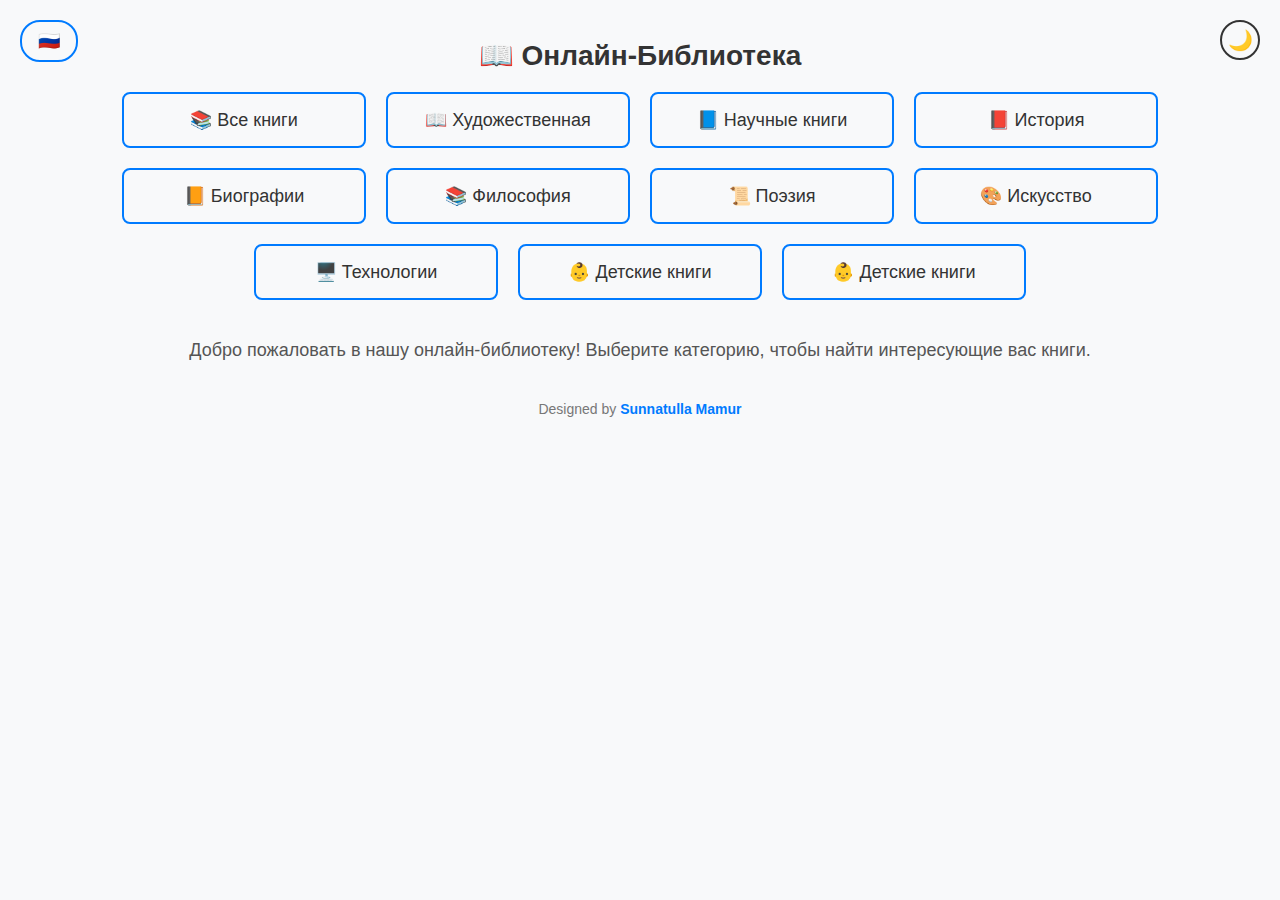
<file: index.html>
<!DOCTYPE html>
<html lang="ru">

<head>
    <meta charset="UTF-8">
    <meta name="viewport" content="width=device-width, initial-scale=1.0">
    <title>Библиотека</title>
    <link rel="stylesheet" href="style.css">
</head>

<body>

    <!-- Кнопка переключения темы -->
    <button class="theme-toggle" onclick="toggleTheme()">
        <span id="theme-icon">🌙</span>
    </button>

    <!-- Кнопка переключения языка -->
    <button class="language-toggle" onclick="toggleLanguage()">
        <span id="language-flag">🇷🇺</span>
    </button>

    <!-- Заголовок -->
    <header>
        <h1 id="library-title">📖 Онлайн-Библиотека</h1>
    </header>

    <!-- Меню выбора категорий -->
    <nav class="menu" id="book-category">
        <a href="#" id="all-books">📚 Все книги</a>
        <a href="#" id="fiction">📖 Художественная </a>
        <a href="#" id="science">📘 Научные книги</a>
        <a href="#" id="history">📕 История</a>
        <a href="#" id="biographies">📙 Биографии</a>
        <a href="#" id="philosophy">📚 Философия</a>
        <a href="#" id="poetry">📜 Поэзия</a>
        <a href="#" id="art">🎨 Искусство</a>
        <a href="#" id="technology">🖥️ Технологии</a>
        <a href="#" id="children">👶 Детские книги</a>
        <a href="#" id="baby">👶 Детские книги</a>
    </nav>


    <!-- Основной контент -->
    <main>
        <p id="welcome-message">Добро пожаловать в нашу онлайн-библиотеку! Выберите категорию, чтобы найти интересующие
            вас книги.</p>
    </main>

    <!-- Подпись -->
    <footer>
        <p>Designed by <a href="https://yourwebsite.com" target="_blank">Sunnatulla Mamur</a></p>
    </footer>

    <script src="script.js"></script>

</body>

</html>
</file>
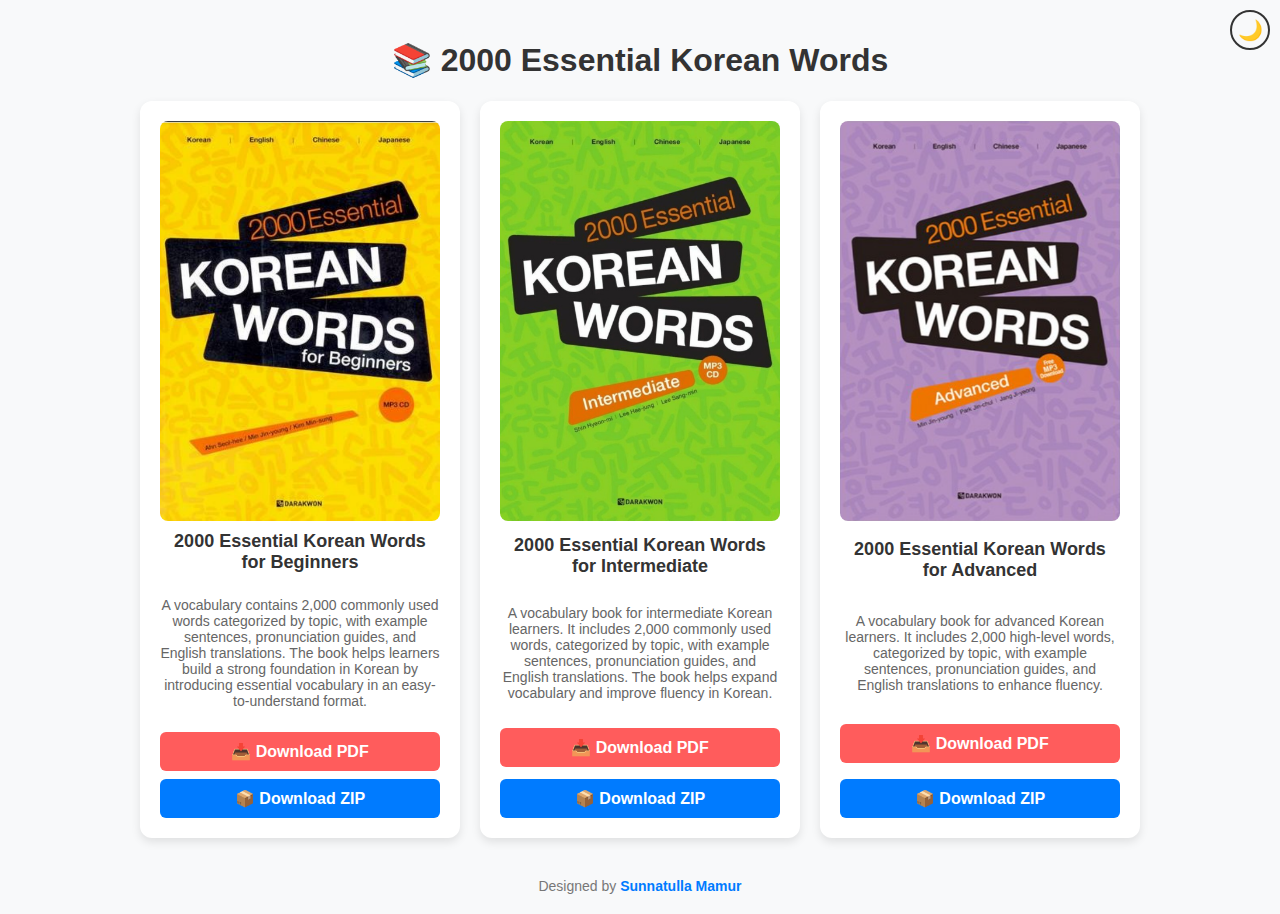
<file: 1 page/index.html>
<!DOCTYPE html>
<html lang="ru">

<head>
    <meta charset="UTF-8">
    <meta name="viewport" content="width=device-width, initial-scale=1.0">
    <title>Библиотека книг</title>
    <link rel="stylesheet" href="style.css"> <!-- Подключаем стили -->
</head>

<body>

    <!-- Кнопка смены темы -->
    <button class="theme-toggle" onclick="toggleTheme()">
        <span id="theme-icon">🌙</span>
    </button>

    <h1>📚 2000 Essential Korean Words</h1>

    <div class="book-container">
        <div class="book-card">
            <img src="book1.jpg" alt="Книга 1">
            <h3>2000 Essential Korean Words for Beginners</h3>
            <p>A vocabulary contains 2,000 commonly used words
                categorized by topic, with example sentences, pronunciation guides, and English translations. The book
                helps learners build a strong foundation in Korean by introducing essential vocabulary in an
                easy-to-understand format.</p>
            <button class="download-btn" target="_blank" onclick="downloadPDF('book1.pdf')">📥 Download PDF</button>
            <button class="zip-btn" onclick="downloadZIP()">📦 Download ZIP</button>
        </div>

        <div class="book-card">
            <img src="book2.jpg" alt="Книга 2">
            <h3>2000 Essential Korean Words for Intermediate</h3>
            <p>A vocabulary book for intermediate Korean learners. It includes 2,000 commonly used words, categorized by
                topic, with example sentences, pronunciation guides, and English translations. The book helps expand
                vocabulary and improve fluency in Korean.</p>
            <button class="download-btn" onclick="downloadPDF('book2.pdf')">📥 Download PDF</button>
            <button class="zip-btn" onclick="downloadZIP()">📦 Download ZIP</button>
        </div>

        <div class="book-card">
            <img src="book3.jpg" alt="Книга 3">
            <h3>2000 Essential Korean Words for Advanced</h3>
            <p>A vocabulary book for advanced Korean learners. It includes 2,000 high-level words, categorized by topic,
                with example sentences, pronunciation guides, and English translations to enhance fluency.</p>
            <button class="download-btn" onclick="downloadPDF('book3.pdf')">📥 Download PDF</button>
            <button class="zip-btn" onclick="downloadZIP()">📦 Download ZIP</button>
        </div>
    </div>

    <!-- Подпись -->
    <footer>
        Designed by <a href="https://t.me/Sunnatulla_Mamur" target="_blank">Sunnatulla Mamur</a>
    </footer>

    <script>
        function downloadPDF(fileName) {
            const link = document.createElement("a");
            link.href = fileName;
            link.download = fileName;
            document.body.appendChild(link);
            link.click();
            document.body.removeChild(link);
        }

        function downloadZIP() {
            const zipFileName = "books.zip";
            const link = document.createElement("a");
            link.href = zipFileName;
            link.download = zipFileName;
            document.body.appendChild(link);
            link.click();
            document.body.removeChild(link);
        }

        function toggleTheme() {
            document.body.classList.toggle("dark-theme");
            const themeIcon = document.getElementById("theme-icon");
            if (document.body.classList.contains("dark-theme")) {
                themeIcon.textContent = "🌞"; // Значок солнца для тёмной темы
            } else {
                themeIcon.textContent = "🌙"; // Значок луны для светлой темы
            }
        }
    </script>

</body>

</html>
</file>
<file: style.css>
/* Общий стиль */
body {
    font-family: 'Arial', sans-serif;
    background-color: #f8f9fa;
    color: #333;
    margin: 0;
    padding: 20px;
    text-align: center;
    transition: background 0.3s, color 0.3s;
}

/* Темная тема */
body.dark-theme {
    background-color: #121212;
    color: #e0e0e0;
}

/* Кнопка смены темы */
.theme-toggle {
    position: absolute;
    top: 20px;
    right: 20px;
    width: 40px;
    height: 40px;
    background: none;
    border: 2px solid #333;
    border-radius: 50%;
    font-size: 20px;
    cursor: pointer;
    transition: all 0.3s ease-in-out;
    display: flex;
    align-items: center;
    justify-content: center;
}

/* Кнопка переключения языка */
.language-toggle {
    position: absolute;
    top: 20px;
    left: 20px;
    padding: 8px 16px;
    background-color: transparent;
    border: 2px solid #007bff;
    border-radius: 20px;
    cursor: pointer;
    transition: all 0.3s ease;
    font-size: 18px;
    display: flex;
    align-items: center;
    justify-content: center;
}

.language-toggle:hover {
    background-color: #007bff;
    color: white;
    border-color: #0056b3;
}

/* Стиль для кнопки переключения языка в темной теме */
body.dark-mode .language-toggle {
    border-color: #f39c12;
    color: #f39c12;
}

body.dark-mode .language-toggle:hover {
    background-color: #f39c12;
    color: white;
    border-color: #e67e22;
}


/* Заголовок */
header h1 {
    font-size: 28px;
    margin-bottom: 20px;
}

/* Меню */
.menu {
    display: flex;
    justify-content: center;
    gap: 20px;
    margin-bottom: 30px;
}

.menu a {
    text-decoration: none;
    font-size: 18px;
    padding: 10px 15px;
    color: #007bff;
    border: 2px solid #007bff;
    border-radius: 8px;
    transition: all 0.3s ease;
}

.menu a:hover {
    background-color: #007bff;
    color: white;
}

/* Темная тема для меню */
body.dark-theme .menu a {
    color: #ffa500;
    border-color: #ffa500;
}

body.dark-theme .menu a:hover {
    background-color: #ffa500;
    color: black;
}

/* Основной текст */
main p {
    font-size: 18px;
    color: #555;
}

/* Темная тема для основного текста */
body.dark-theme main p {
    color: #bbb;
}

/* Подпись */
footer {
    margin-top: 40px;
    font-size: 14px;
    color: #777;
}

body.dark-theme footer {
    color: #bbb;
}

footer a {
    color: #007bff;
    text-decoration: none;
    font-weight: bold;
}

footer a:hover {
    text-decoration: underline;
}

/* Стиль для меню категорий книг */
nav.menu {
    display: flex;
    flex-wrap: wrap;
    justify-content: center;
    /* Центрирует кнопки */
    gap: 20px;
    margin-top: 20px;
}

/* Стиль для каждой категории */
nav.menu a {
    display: block;
    padding: 15px 20px;
    color: #333;
    text-decoration: none;
    border-radius: 8px;
    width: 200px;
    /* Устанавливаем одинаковую ширину */
    text-align: center;
    /* Выравнивание текста по центру */
    transition: background-color 0.3s ease;
}

nav.menu a:hover {
    background-color: #007bff;
    color: #fff;
}

/* Основной контент */
main {
    margin-top: 40px;
}
</file>
<file: 1 page/style.css>
/* Общий стиль страницы */
body {
    font-family: 'Arial', sans-serif;
    background-color: #f8f9fa;
    color: #333;
    margin: 0;
    padding: 20px;
    text-align: center;
    transition: background 0.3s, color 0.3s;
}

/* Темная тема */
body.dark-theme {
    background-color: #121212;
    color: #e0e0e0;
}

/* Минималистичная кнопка смены темы */
.theme-toggle {
    position: absolute;
    top: 10px;
    right: 10px;
    width: 40px;
    height: 40px;
    background: none;
    border: 2px solid #333;
    border-radius: 50%;
    font-size: 20px;
    cursor: pointer;
    transition: all 0.3s ease-in-out;
    display: flex;
    align-items: center;
    justify-content: center;
}

/* Темная тема для кнопки */
body.dark-theme .theme-toggle {
    border-color: #e0e0e0;
}

/* Контейнер с книгами */
.book-container {
    display: flex;
    flex-wrap: wrap;
    justify-content: center;
    gap: 20px;
}

/* Карточка книги */
.book-card {
    background: white;
    width: 280px;
    border-radius: 12px;
    box-shadow: 0 4px 10px rgba(0, 0, 0, 0.1);
    padding: 20px;
    text-align: center;
    transition: transform 0.3s ease-in-out, background 0.3s;
    display: flex;
    flex-direction: column;
    justify-content: space-between;
}

/* Темная тема для карточек */
body.dark-theme .book-card {
    background: #1e1e1e;
}

/* Обложка книги */
.book-card img {
    width: 100%;
    height: 400px;
    object-fit: cover;
    border-radius: 8px;
}

/* Название книги */
.book-card h3 {
    font-size: 18px;
    margin: 10px 0;
    font-weight: bold;
}

/* Описание книги */
.book-card p {
    font-size: 14px;
    color: #666;
    min-height: 60px;
    margin-bottom: 15px;
}

/* Кнопки */
.download-btn,
.zip-btn {
    width: 100%;
    padding: 10px;
    font-size: 16px;
    border: none;
    border-radius: 6px;
    cursor: pointer;
    transition: all 0.3s ease;
    font-weight: bold;
    margin-top: 8px;
}

/* Кнопка скачивания PDF */
.download-btn {
    background-color: #ff5c5c;
    color: white;
}

.download-btn:hover {
    background-color: #e63946;
}

/* Кнопка скачивания ZIP */
.zip-btn {
    background-color: #007bff;
    color: white;
}

.zip-btn:hover {
    background-color: #0056b3;
}

/* Подпись внизу */
footer {
    margin-top: 40px;
    font-size: 14px;
    color: #777;
}

/* Темная тема для подвала */
body.dark-theme footer {
    color: #bbb;
}

footer a {
    color: #007bff;
    text-decoration: none;
    font-weight: bold;
}

footer a:hover {
    text-decoration: underline;
}
</file>
